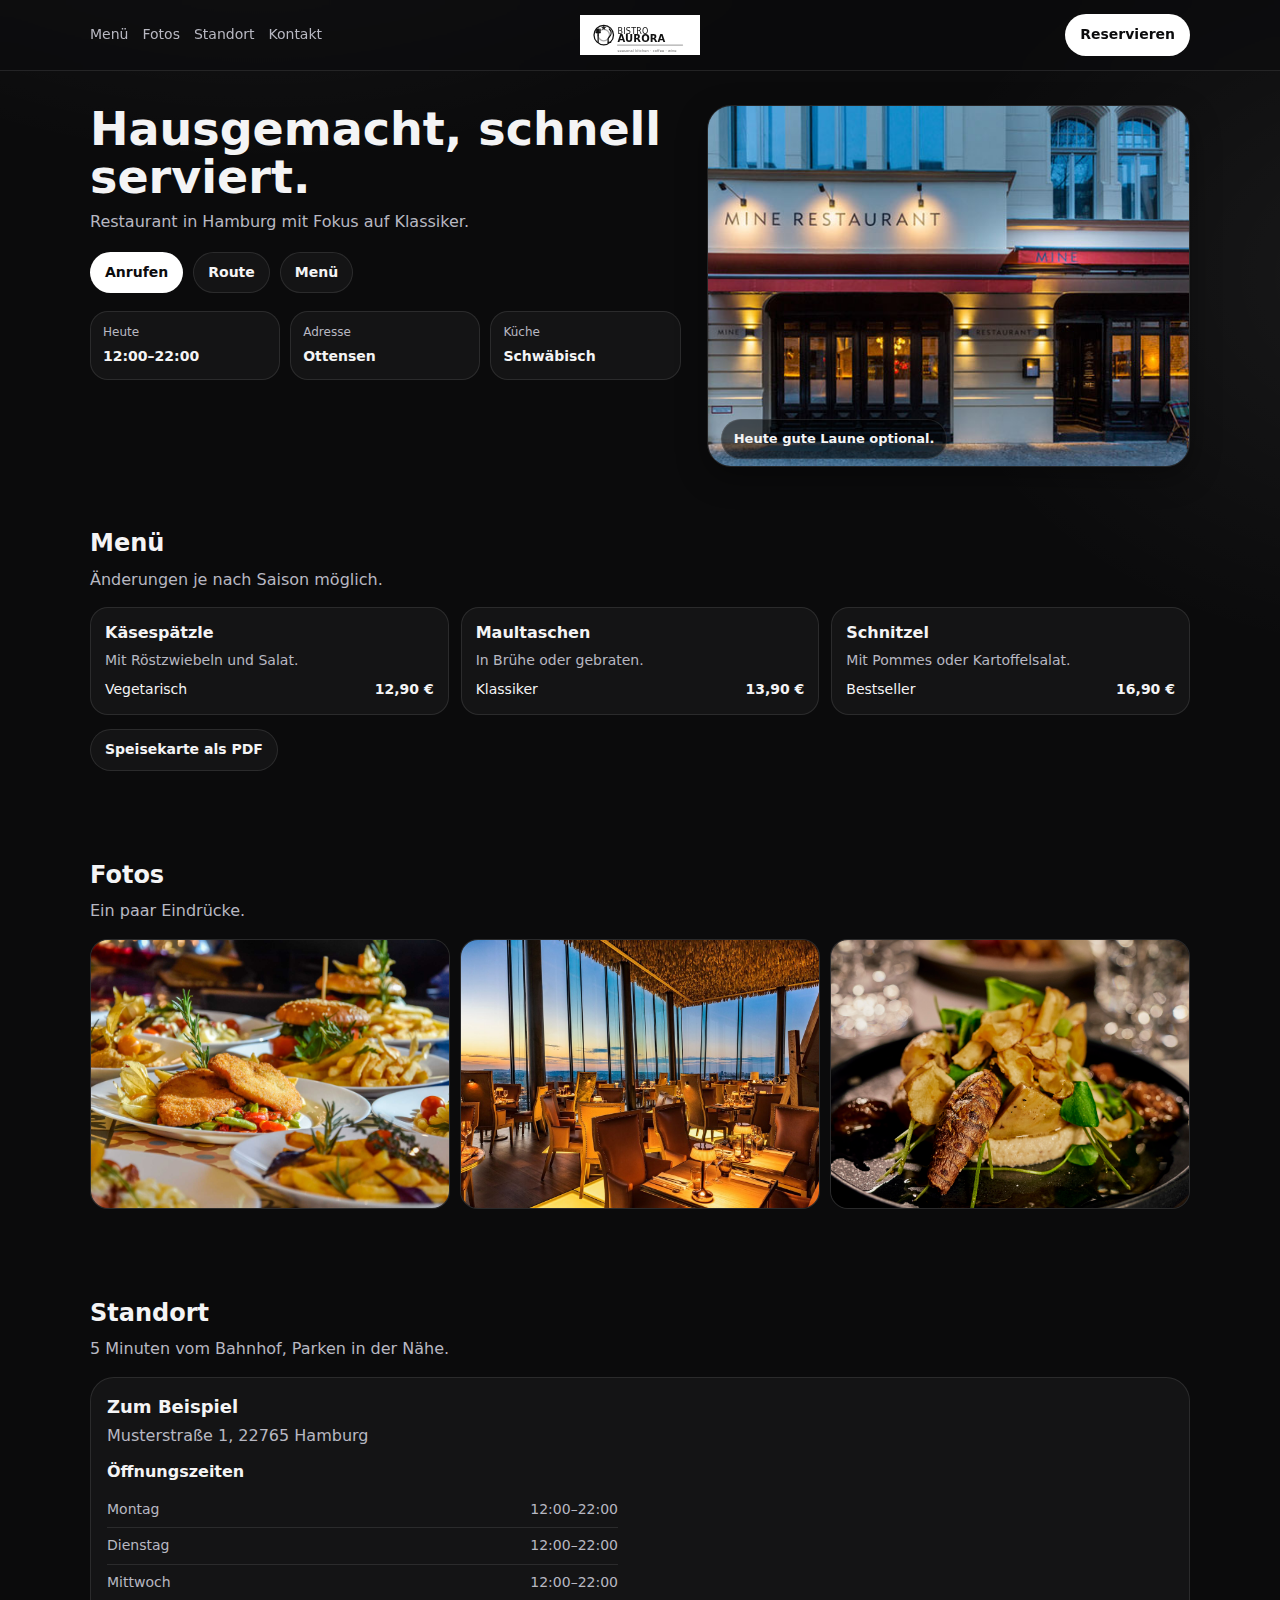
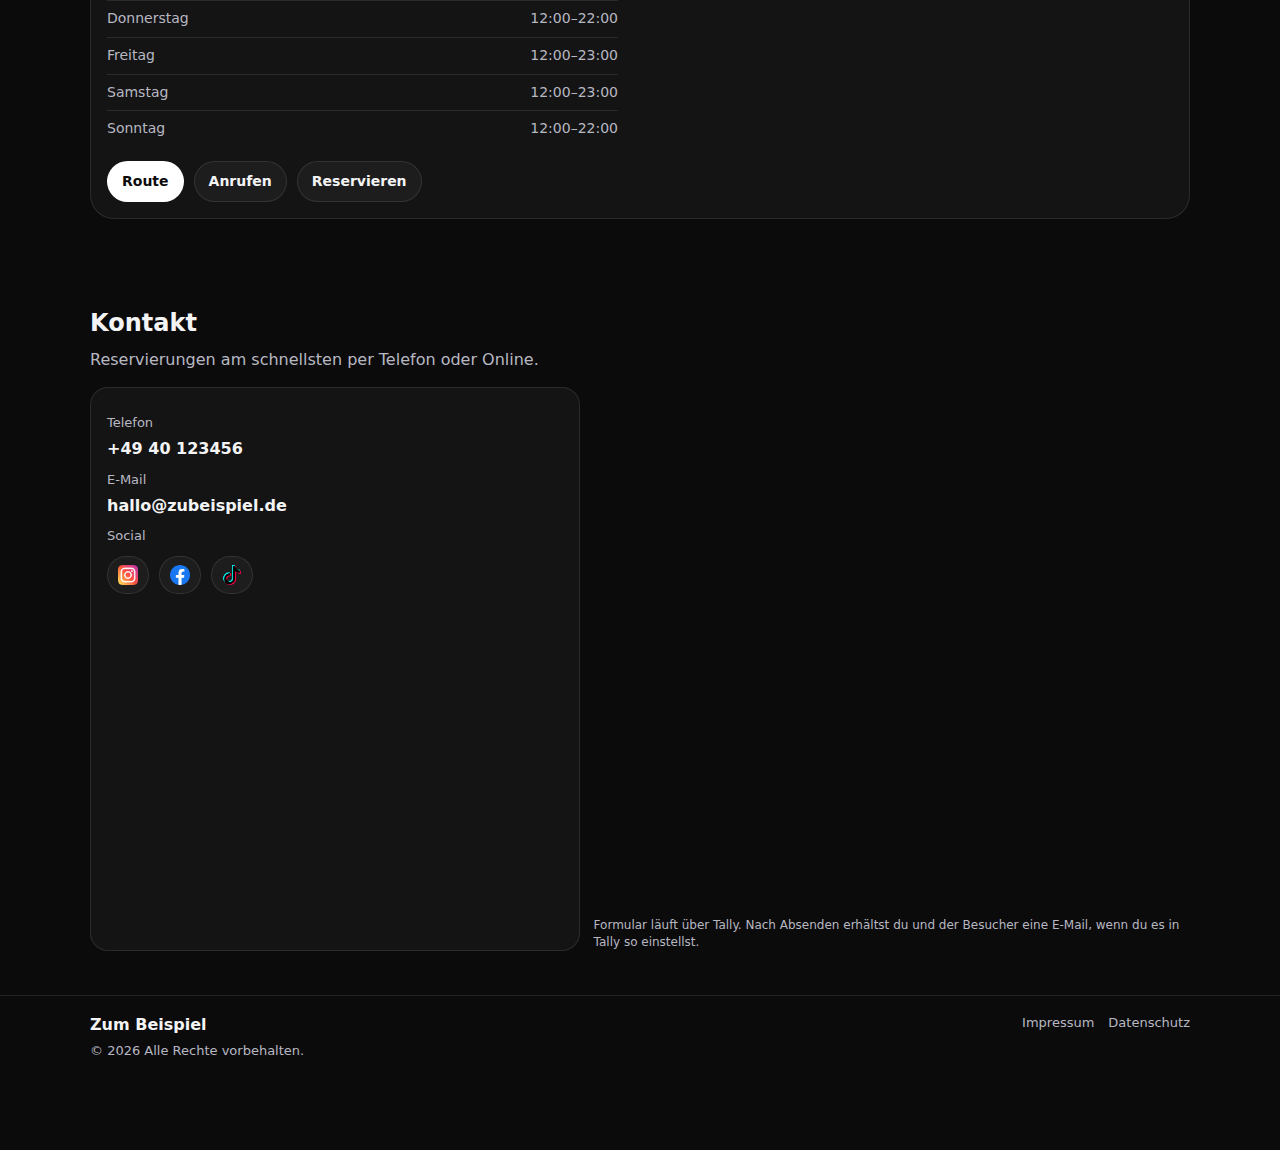
<file: index.html>
<!doctype html>
<html lang="de">
<head>
  <meta charset="utf-8" />
  <meta name="viewport" content="width=device-width, initial-scale=1" />
  <title>Gastro Template</title>

  <!-- ✅ Domain (SEO) -->
  <link rel="canonical" href="https://webstudio-pm.com/">

  <!-- ✅ Social Preview (optional) -->
  <meta property="og:url" content="https://webstudio-pm.com/">
  <meta property="og:type" content="website">
  <meta property="og:title" content="Gastro Template">
  <meta property="og:description" content="Restaurant Webseite">

  <link rel="stylesheet" href="styles.css" />
</head>
<body>
  <header class="header">
    <div class="container header-inner">
      <a class="brand" href="index.html#top" aria-label="Startseite">
        <img class="brand-logo" src="assets/logo.svg" alt="Logo" />
        <span class="brand-text">
          <span class="brand-name" data-fill="brand.name">Restaurant</span>
          <span class="brand-tag" data-fill="brand.tagline">Echte Küche. Kein Stress.</span>
        </span>
      </a>

      <nav class="nav">
        <a href="#menu" class="nav-link">Menü</a>
        <a href="#gallery" class="nav-link">Fotos</a>
        <a href="#location" class="nav-link">Standort</a>
        <a href="#contact" class="nav-link">Kontakt</a>
      </nav>

      <a class="btn btn-primary" data-href="links.reserve" href="#contact">Reservieren</a>
    </div>
  </header>

  <main id="top">
    <section class="hero">
      <div class="container hero-grid">
        <div class="hero-copy">
          <h1 class="hero-title" data-fill="hero.title">Hausgemacht, schnell serviert.</h1>
          <p class="hero-sub" data-fill="hero.subtitle">Café & Restaurant in Hamburg.</p>

          <div class="hero-cta">
            <a class="btn btn-primary" data-href="links.call" href="#">Anrufen</a>
            <a class="btn btn-ghost" data-href="links.route" href="#" target="_blank" rel="noopener">Route</a>
            <a class="btn btn-ghost" data-href="links.menu" href="#menu">Menü</a>
          </div>

          <div class="hero-meta">
            <div class="meta-card">
              <div class="meta-label">Heute</div>
              <div class="meta-value" data-fill="hours.today">12:00–22:00</div>
            </div>
            <div class="meta-card">
              <div class="meta-label">Adresse</div>
              <div class="meta-value" data-fill="location.addressShort">Ottensen</div>
            </div>
            <div class="meta-card">
              <div class="meta-label">Küche</div>
              <div class="meta-value" data-fill="brand.cuisine">Schwäbisch</div>
            </div>
          </div>
        </div>

        <div class="hero-media">
          <img class="hero-img" data-src="hero.image" src="assets/hero.jpg" alt="Hero Bild" />
          <div class="hero-badge" data-fill="hero.badge">Frisch, schnell, ehrlich.</div>
        </div>
      </div>
    </section>

    <section class="section" id="menu">
      <div class="container">
        <div class="section-head">
          <h2 class="section-title">Menü</h2>
          <p class="section-sub" data-fill="menu.note">Änderungen je nach Saison möglich.</p>
        </div>

        <div class="menu-grid" id="menuGrid"></div>

        <div class="section-actions">
          <a class="btn btn-ghost" data-href="links.menuPdf" href="#" target="_blank" rel="noopener">Speisekarte als PDF</a>
        </div>
      </div>
    </section>

    <section class="section" id="gallery">
      <div class="container">
        <div class="section-head">
          <h2 class="section-title">Fotos</h2>
          <p class="section-sub" data-fill="gallery.note">Ein paar Eindrücke.</p>
        </div>

        <div class="gallery-grid" id="galleryGrid"></div>
      </div>
    </section>

    <section class="section" id="location">
      <div class="container">
        <div class="section-head">
          <h2 class="section-title">Standort</h2>
          <p class="section-sub" data-fill="location.note">Einfach vorbeikommen.</p>
        </div>

        <div class="location-card">
          <div class="location-info">
            <div class="location-name" data-fill="location.name">Zum Beispiel</div>
            <div class="location-address" data-fill="location.addressFull">Musterstraße 1, 22765 Hamburg</div>

            <div class="hours">
              <div class="hours-title">Öffnungszeiten</div>
              <div class="hours-list" id="hoursList"></div>
            </div>

            <div class="location-actions">
              <a class="btn btn-primary" data-href="links.route" href="#" target="_blank" rel="noopener">Route</a>
              <a class="btn btn-ghost" data-href="links.call" href="#">Anrufen</a>
              <a class="btn btn-ghost" data-href="links.reserve" href="#">Reservieren</a>
            </div>
          </div>

          <div class="map">
            <iframe
              title="Karte"
              loading="lazy"
              referrerpolicy="no-referrer-when-downgrade"
              data-iframe-src="links.mapsEmbed"
              src=""
              style="border:0;"
              allowfullscreen
            ></iframe>
          </div>
        </div>
      </div>
    </section>

    <section class="section" id="contact">
      <div class="container">
        <div class="section-head">
          <h2 class="section-title">Kontakt</h2>
          <p class="section-sub" data-fill="contact.note">Für Reservierungen und Fragen.</p>
        </div>

        <div class="contact-grid">
          <div class="contact-card">
            <div class="contact-label">Telefon</div>
            <a class="contact-value" data-href="links.call" data-fill="contact.phoneDisplay" href="#">+49 …</a>

            <div class="contact-label">E-Mail</div>
            <a class="contact-value" data-href="links.mail" data-fill="contact.email" href="#">mail@example.com</a>

            <div class="contact-label">Social</div>
            <div class="social-row">
              <a class="btn btn-ghost btn-icon" data-href="links.instagram" href="#" target="_blank" rel="noopener" aria-label="Instagram">
                <img src="assets/icon-instagram.png" alt="" class="social-icon">
                <span class="sr-only">Instagram</span>
              </a>

              <a class="btn btn-ghost btn-icon" data-href="links.facebook" href="#" target="_blank" rel="noopener" aria-label="Facebook">
                <img src="assets/icon-facebook.png" alt="" class="social-icon">
                <span class="sr-only">Facebook</span>
              </a>

              <a class="btn btn-ghost btn-icon" data-href="links.tiktok" href="#" target="_blank" rel="noopener" aria-label="TikTok">
                <img src="assets/icon-tiktok.png" alt="" class="social-icon">
                <span class="sr-only">TikTok</span>
              </a>
            </div>
          </div>

          <!-- ✅ TALLY EMBED (clean, ohne doppelte Card) -->
          <div class="form form--tally" aria-label="Kontaktformular">
            <iframe
              class="tally-frame"
              data-tally-src="https://tally.so/embed/Gx948Z?alignLeft=1&hideTitle=1&transparentBackground=1&dynamicHeight=1"
              loading="lazy"
              width="100%"
              height="520"
              frameborder="0"
              marginheight="0"
              marginwidth="0"
              title="Kontaktformular"
            ></iframe>

            <p class="form-hint">
              Formular läuft über Tally. Nach Absenden erhältst du und der Besucher eine E-Mail, wenn du es in Tally so einstellst.
            </p>
          </div>

        </div>
      </div>
    </section>
  </main>

  <div class="mobile-bar" role="navigation" aria-label="Schnellaktionen">
    <a class="mobile-bar-btn" data-href="links.call" href="#">Anrufen</a>
    <a class="mobile-bar-btn" data-href="links.route" href="#" target="_blank" rel="noopener">Route</a>
    <a class="mobile-bar-btn primary" data-href="links.reserve" href="#">Reservieren</a>
  </div>

  <footer class="footer">
    <div class="container footer-inner">
      <div>
        <div class="footer-brand" data-fill="brand.name">Restaurant</div>
        <div class="footer-small">© <span id="year"></span> Alle Rechte vorbehalten.</div>
      </div>

      <div class="footer-links">
        <a href="impressum.html">Impressum</a>
        <a href="datenschutz.html">Datenschutz</a>
      </div>
    </div>
  </footer>

  <script src="script.js"></script>

  <!-- ✅ Wichtig für dynamicHeight + data-tally-src -->
  <script async src="https://tally.so/widgets/embed.js"></script>
</body>
</html>
</file>
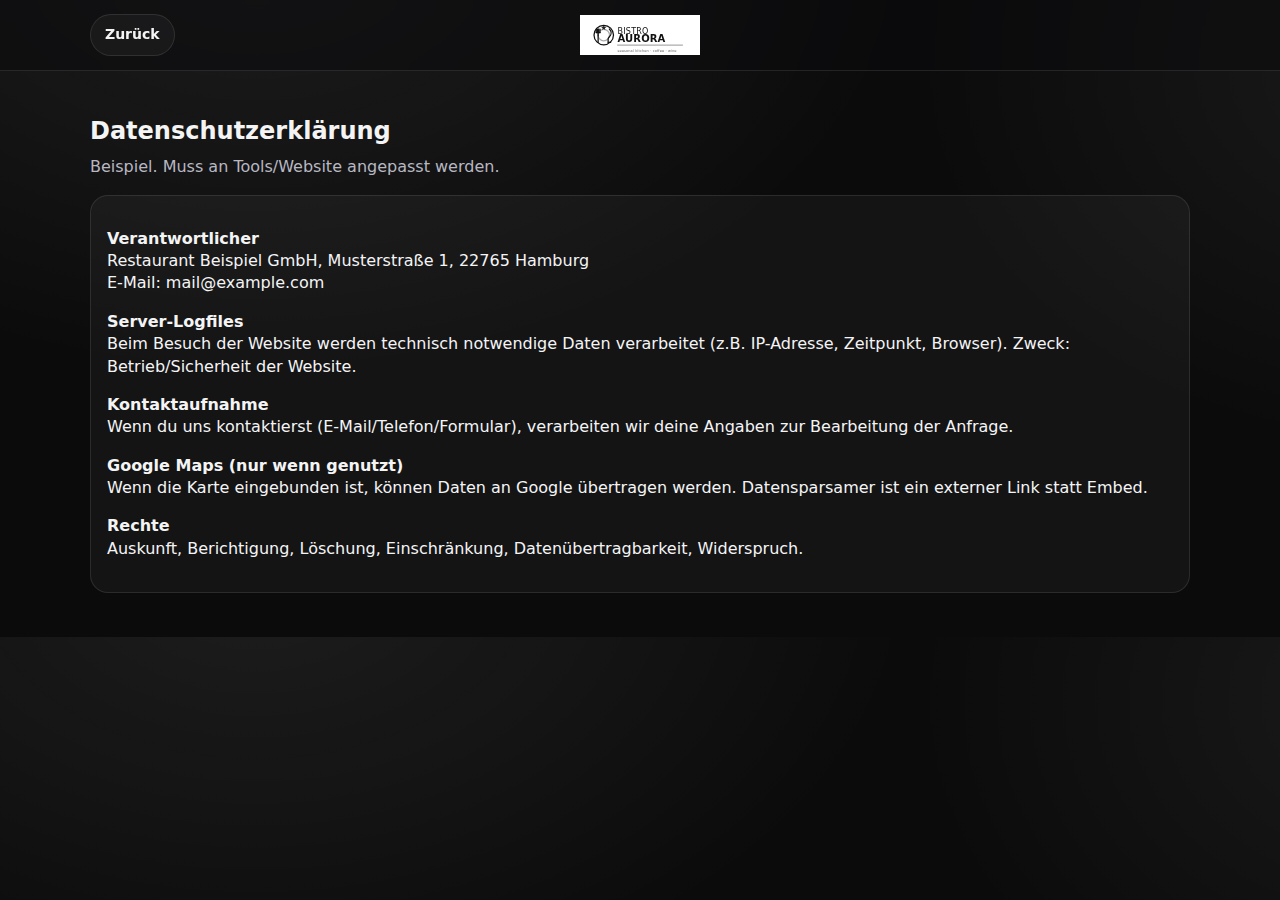
<file: datenschutz.html>
<!doctype html>
<html lang="de">
<head>
  <meta charset="utf-8" />
  <meta name="viewport" content="width=device-width, initial-scale=1" />
  <title>Datenschutz</title>
  <link rel="stylesheet" href="styles.css" />
</head>
<body>
  <header class="header">
    <div class="container header-inner">
      <a class="brand" href="index.html#top" aria-label="Startseite">
        <img class="brand-logo" src="assets/logo.svg" alt="Logo" />
        <span class="brand-text">
          <span class="brand-name">Restaurant</span>
          <span class="brand-tag">Zurück zur Startseite</span>
        </span>
      </a>
      <a class="btn btn-ghost" href="index.html#top">Zurück</a>
    </div>
  </header>

  <main class="section">
    <div class="container">
      <div class="section-head">
        <h1 class="section-title">Datenschutzerklärung</h1>
        <p class="section-sub">Beispiel. Muss an Tools/Website angepasst werden.</p>
      </div>

      <div class="contact-card">
        <p><strong>Verantwortlicher</strong><br>
          Restaurant Beispiel GmbH, Musterstraße 1, 22765 Hamburg<br>
          E-Mail: mail@example.com
        </p>

        <p><strong>Server-Logfiles</strong><br>
          Beim Besuch der Website werden technisch notwendige Daten verarbeitet (z.B. IP-Adresse, Zeitpunkt,
          Browser). Zweck: Betrieb/Sicherheit der Website.
        </p>

        <p><strong>Kontaktaufnahme</strong><br>
          Wenn du uns kontaktierst (E-Mail/Telefon/Formular), verarbeiten wir deine Angaben zur Bearbeitung
          der Anfrage.
        </p>

        <p><strong>Google Maps (nur wenn genutzt)</strong><br>
          Wenn die Karte eingebunden ist, können Daten an Google übertragen werden. Datensparsamer ist ein externer
          Link statt Embed.
        </p>

        <p><strong>Rechte</strong><br>
          Auskunft, Berichtigung, Löschung, Einschränkung, Datenübertragbarkeit, Widerspruch.
        </p>
      </div>
    </div>
  </main>
</body>
</html>
</file>
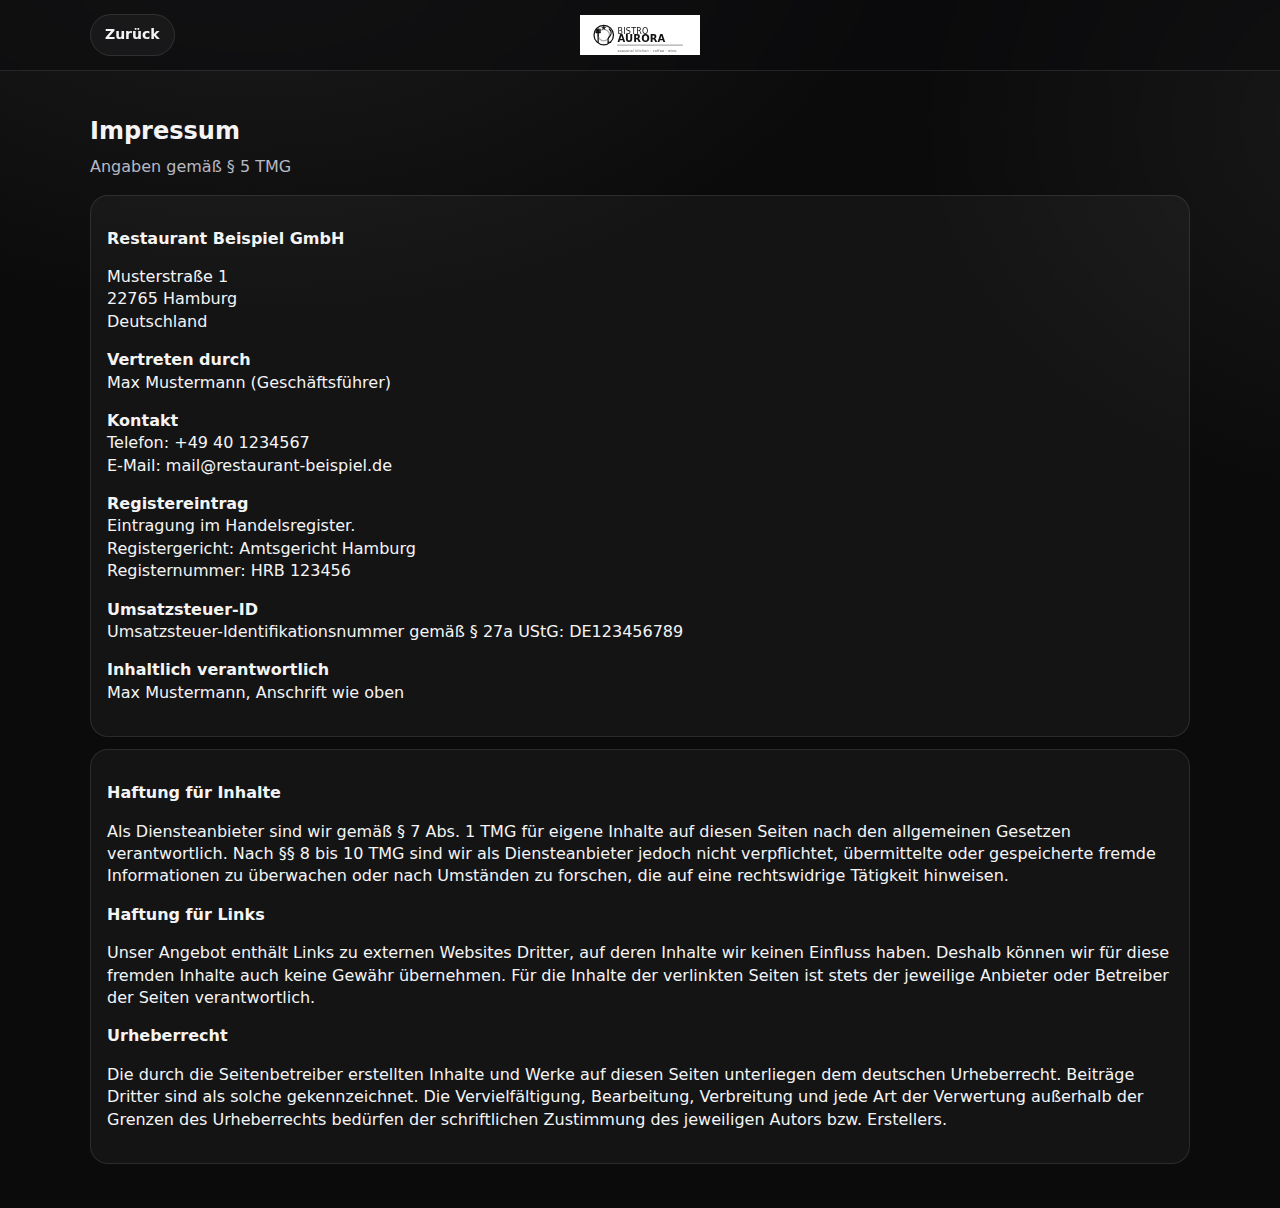
<file: impressum.html>
<!doctype html>
<html lang="de">
<head>
  <meta charset="utf-8" />
  <meta name="viewport" content="width=device-width, initial-scale=1" />
  <title>Impressum</title>
  <link rel="stylesheet" href="styles.css" />
</head>
<body>
  <header class="header">
    <div class="container header-inner">
      <a class="brand" href="index.html#top" aria-label="Startseite">
        <img class="brand-logo" src="assets/logo.svg" alt="Logo" />
        <span class="brand-text">
          <span class="brand-name">Restaurant</span>
          <span class="brand-tag">Zurück zur Startseite</span>
        </span>
      </a>
      <a class="btn btn-ghost" href="index.html#top">Zurück</a>
    </div>
  </header>

  <main class="section" id="top">
    <div class="container">
      <div class="section-head">
        <h1 class="section-title">Impressum</h1>
        <p class="section-sub">Angaben gemäß § 5 TMG</p>
      </div>

      <div class="contact-card">
        <p><strong>Restaurant Beispiel GmbH</strong></p>
        <p>Musterstraße 1<br>22765 Hamburg<br>Deutschland</p>

        <p><strong>Vertreten durch</strong><br>
          Max Mustermann (Geschäftsführer)
        </p>

        <p><strong>Kontakt</strong><br>
          Telefon: +49 40 1234567<br>
          E-Mail: mail@restaurant-beispiel.de
        </p>

        <p><strong>Registereintrag</strong><br>
          Eintragung im Handelsregister.<br>
          Registergericht: Amtsgericht Hamburg<br>
          Registernummer: HRB 123456
        </p>

        <p><strong>Umsatzsteuer-ID</strong><br>
          Umsatzsteuer-Identifikationsnummer gemäß § 27a UStG: DE123456789
        </p>

        <p><strong>Inhaltlich verantwortlich</strong><br>
          Max Mustermann, Anschrift wie oben
        </p>
      </div>

      <div class="contact-card" style="margin-top:12px;">
        <p><strong>Haftung für Inhalte</strong></p>
        <p>
          Als Diensteanbieter sind wir gemäß § 7 Abs. 1 TMG für eigene Inhalte auf diesen Seiten nach den
          allgemeinen Gesetzen verantwortlich. Nach §§ 8 bis 10 TMG sind wir als Diensteanbieter jedoch nicht
          verpflichtet, übermittelte oder gespeicherte fremde Informationen zu überwachen oder nach Umständen zu
          forschen, die auf eine rechtswidrige Tätigkeit hinweisen.
        </p>

        <p><strong>Haftung für Links</strong></p>
        <p>
          Unser Angebot enthält Links zu externen Websites Dritter, auf deren Inhalte wir keinen Einfluss haben.
          Deshalb können wir für diese fremden Inhalte auch keine Gewähr übernehmen. Für die Inhalte der verlinkten
          Seiten ist stets der jeweilige Anbieter oder Betreiber der Seiten verantwortlich.
        </p>

        <p><strong>Urheberrecht</strong></p>
        <p>
          Die durch die Seitenbetreiber erstellten Inhalte und Werke auf diesen Seiten unterliegen dem deutschen
          Urheberrecht. Beiträge Dritter sind als solche gekennzeichnet. Die Vervielfältigung, Bearbeitung,
          Verbreitung und jede Art der Verwertung außerhalb der Grenzen des Urheberrechts bedürfen der schriftlichen
          Zustimmung des jeweiligen Autors bzw. Erstellers.
        </p>
      </div>

    </div>
  </main>
</body>
</html>
</file>
<file: styles.css>
:root{
  --bg: #0b0b0c;
  --card: #121216;
  --text: #f4f4f5;
  --muted: #b8b8c2;
  --line: rgba(255,255,255,.10);
  --btn: #ffffff;
  --btnText: #0b0b0c;
  --radius: 18px;
  --shadow: 0 10px 30px rgba(0,0,0,.35);
}

*{ box-sizing:border-box; }
html{ scroll-behavior:smooth; }
body{
  margin:0;
  background: radial-gradient(1200px 800px at 20% -10%, rgba(255,255,255,.08), transparent 55%),
              radial-gradient(900px 700px at 110% 10%, rgba(255,255,255,.06), transparent 55%),
              var(--bg);
  color:var(--text);
  font-family: system-ui, -apple-system, Segoe UI, Roboto, Arial, sans-serif;
  line-height:1.4;
}

a{ color:inherit; text-decoration:none; }
img{ max-width:100%; height:auto; }

.container{ width:min(1100px, 92vw); margin:0 auto; }

/* ===== Header ===== */
.header{
  position:sticky;
  top:0;
  z-index:50;
  backdrop-filter: blur(12px);
  background: rgba(11,11,12,.55);
  border-bottom: 1px solid var(--line);
}
.header-inner{
  display:flex;
  align-items:center;
  justify-content:space-between;
  padding: 14px 0;
  gap: 12px;
  position: relative;
}

.brand{
  display:flex;
  align-items:center;
  gap:10px;
  min-width: 0;
  position:absolute;
  left:50%;
  transform: translateX(-50%);
}

/* Text neben Logo weg */
.brand-text{ display:none; }

/* Logo BREITER + clean (keine Box) */
.brand-logo{
  width: 120px;
  height: 56px;
  object-fit: contain;
  border: none;
  background: transparent;
  border-radius: 0;
  flex: 0 0 auto;
  display:block;
}

.nav{ display:flex; gap: 14px; margin-right:auto; }
.nav-link{ font-size: 14px; color: var(--muted); }
.nav-link:hover{ color: var(--text); }

.btn{
  display:inline-flex;
  align-items:center;
  justify-content:center;
  padding: 10px 14px;
  border-radius: 999px;
  border: 1px solid var(--line);
  background: transparent;
  color: var(--text);
  font-weight: 600;
  font-size: 14px;
  transition: transform .12s ease, background .12s ease, border-color .12s ease;
  white-space: nowrap;
}
.btn:hover{ transform: translateY(-1px); border-color: rgba(255,255,255,.18); }
.btn-primary{
  background: var(--btn);
  color: var(--btnText);
  border-color: transparent;
}
.btn-ghost{ background: rgba(255,255,255,.04); }

/* ===== Hero ===== */
.hero{ padding: 34px 0 10px; }
.hero-grid{
  display:grid;
  grid-template-columns: 1.1fr .9fr;
  gap: 26px;
  align-items: start;
}
.hero-title{ margin: 0 0 10px; font-size: clamp(28px, 4vw, 46px); line-height:1.05; }
.hero-sub{ margin: 0 0 18px; color: var(--muted); font-size: 16px; }
.hero-cta{ display:flex; flex-wrap:wrap; gap: 10px; margin-bottom: 18px; }

.hero-meta{
  display:grid;
  grid-template-columns: repeat(3, minmax(0, 1fr));
  gap: 10px;
}
.meta-card{
  background: rgba(255,255,255,.04);
  border: 1px solid var(--line);
  border-radius: var(--radius);
  padding: 12px;
}
.meta-label{ font-size: 12px; color: var(--muted); margin-bottom: 6px; }
.meta-value{ font-weight: 650; font-size: 14px; }

.hero-media{ position:relative; }
.hero-img{
  width:100%;
  border-radius: calc(var(--radius) + 6px);
  border: 1px solid var(--line);
  box-shadow: var(--shadow);
  aspect-ratio: 4/3;
  object-fit: cover;
}
.hero-badge{
  position:absolute;
  left: 14px;
  bottom: 14px;
  padding: 10px 12px;
  border-radius: 999px;
  background: rgba(0,0,0,.55);
  border: 1px solid var(--line);
  font-weight: 650;
  font-size: 13px;
}

/* ===== Sections ===== */
.section{ padding: 44px 0; }
.section-head{ margin-bottom: 16px; }
.section-title{ margin:0; font-size: 24px; }
.section-sub{ margin: 8px 0 0; color: var(--muted); }
.section-actions{ margin-top: 14px; }

/* ===== Menu ===== */
.menu-grid{
  display:grid;
  grid-template-columns: repeat(3, minmax(0, 1fr));
  gap: 12px;
}
.menu-card{
  background: rgba(255,255,255,.04);
  border: 1px solid var(--line);
  border-radius: var(--radius);
  padding: 14px;
}
.menu-name{ font-weight: 700; margin-bottom: 6px; }
.menu-desc{ color: var(--muted); font-size: 14px; margin-bottom: 10px; }
.menu-meta{ display:flex; justify-content:space-between; gap: 10px; font-size: 14px; }
.price{ font-weight: 750; }

/* ===== Gallery ===== */
.gallery-grid{
  display:grid;
  grid-template-columns: repeat(3, minmax(0, 1fr));
  gap: 10px;
}
.gallery-item{
  border-radius: var(--radius);
  border: 1px solid var(--line);
  overflow:hidden;
  aspect-ratio: 4/3;
  background: rgba(255,255,255,.03);
}
.gallery-item img{ width:100%; height:100%; object-fit:cover; display:block; }

/* ===== Location ===== */
.location-card{
  display:grid;
  grid-template-columns: 1fr 1fr;
  gap: 12px;
  border-radius: calc(var(--radius) + 6px);
  border: 1px solid var(--line);
  background: rgba(255,255,255,.04);
  overflow:hidden;
}
.location-info{ padding: 16px; }
.location-name{ font-weight: 800; font-size: 18px; margin-bottom: 6px; }
.location-address{ color: var(--muted); margin-bottom: 14px; }

.hours-title{ font-weight: 750; margin-bottom: 8px; }
.hours-row{
  display:flex;
  justify-content:space-between;
  gap: 12px;
  padding: 8px 0;
  border-top: 1px solid var(--line);
  color: var(--muted);
  font-size: 14px;
}
.hours-row:first-child{ border-top: none; }

.location-actions{ display:flex; flex-wrap:wrap; gap: 10px; margin-top: 14px; }
.map iframe{ width:100%; height:100%; min-height: 320px; }

/* ===== Contact ===== */
.contact-grid{
  display:grid;
  grid-template-columns: .9fr 1.1fr;
  gap: 12px;
}
.contact-card, .form{
  background: rgba(255,255,255,.04);
  border: 1px solid var(--line);
  border-radius: var(--radius);
  padding: 16px;
}
.contact-label{ color: var(--muted); font-size: 13px; margin-top: 10px; }
.contact-value{ display:block; font-weight: 750; margin-top: 6px; }

.social-row{
  display:flex;
  flex-wrap:wrap;
  gap: 10px;
  margin-top: 10px;
}

/* ===== Social Icon Buttons ===== */
.btn-icon{
  padding: 8px 10px;
  position: relative;
}
.social-icon{
  width: 20px;
  height: 20px;
  display:block;
  object-fit: contain;
}
.sr-only{
  position:absolute;
  width:1px;
  height:1px;
  padding:0;
  margin:-1px;
  overflow:hidden;
  clip:rect(0,0,0,0);
  white-space:nowrap;
  border:0;
}

/* ===== Form (nur für echte Inputs, bei Tally egal) ===== */
.form label{ display:block; font-size: 13px; color: var(--muted); margin-bottom: 10px; }
.form input, .form textarea{
  width:100%;
  margin-top: 6px;
  padding: 12px;
  border-radius: 12px;
  border: 1px solid var(--line);
  background: rgba(0,0,0,.35);
  color: var(--text);
  outline: none;
}
.form input:focus, .form textarea:focus{ border-color: rgba(255,255,255,.22); }
.form-row{ display:grid; grid-template-columns: 1fr 1fr; gap: 10px; }
.form-hint{ color: var(--muted); font-size: 12px; margin-top: 10px; }

/* ===== Footer ===== */
.footer{
  border-top: 1px solid var(--line);
  padding: 18px 0 90px;
  color: var(--muted);
}
.footer-inner{ display:flex; justify-content:space-between; gap: 12px; align-items:flex-start; }
.footer-brand{ color: var(--text); font-weight: 800; }
.footer-small{ margin-top: 6px; font-size: 13px; }
.footer-links{ display:flex; gap: 14px; font-size: 13px; }
.footer-links a{ color: var(--muted); }
.footer-links a:hover{ color: var(--text); }

/* ===== Mobile Bar ===== */
.mobile-bar{
  position: fixed;
  left: 50%;
  transform: translateX(-50%);
  bottom: 14px;
  width: min(560px, 92vw);
  display:none;
  gap: 10px;
  padding: 10px;
  border-radius: 999px;
  background: rgba(11,11,12,.72);
  border: 1px solid var(--line);
  backdrop-filter: blur(12px);
  z-index: 60;
}
.mobile-bar-btn{
  flex:1;
  text-align:center;
  padding: 10px 12px;
  border-radius: 999px;
  border: 1px solid var(--line);
  background: rgba(255,255,255,.04);
  font-weight: 750;
  font-size: 14px;
}
.mobile-bar-btn.primary{
  background: var(--btn);
  color: var(--btnText);
  border-color: transparent;
}

/* ===== Responsive ===== */
@media (max-width: 900px){
  .nav{ display:none; }
  .hero-grid{ grid-template-columns: 1fr; }
  .hero-meta{ grid-template-columns: 1fr; }
  .menu-grid{ grid-template-columns: 1fr; }
  .gallery-grid{ grid-template-columns: 1fr; }
  .location-card{ grid-template-columns: 1fr; }
  .contact-grid{ grid-template-columns: 1fr; }
  .form-row{ grid-template-columns: 1fr; }
  .mobile-bar{ display:flex; }

  /* Mobile: Brand wieder normal links */
  .brand{
    position: static;
    transform: none;
  }

  /* Mobile: Logo breiter aber nicht riesig */
  .brand-logo{
    width: 96px;
    height: 44px;
  }
}

/* =========================================================
   ✅ TALLY EMBED – macht den iFrame "clean" im Layout
   (stylt nur den Rahmen außen, NICHT die Felder im iframe)
========================================================= */

/* falls du .tally-wrap nutzt */
.tally-wrap{
  width:100%;
  border-radius: 14px;
  overflow:hidden;
  border: 1px solid var(--line);
  background: rgba(255,255,255,.03);
}

/* iframe selbst */
.tally-frame{
  display:block;
  width:100%;
  border:0;
  background: transparent;
}

/* wenn du .form--tally verwendest (passt zu deinem HTML) */
.form--tally{
  padding: 16px;
}

.form--tally .tally-wrap{
  border-radius: 14px;
}

.form--tally .tally-frame{
  border-radius: 14px;
}

/* wenn iframe im wrapper steckt, übernimmt wrapper das rounding */
.form--tally .tally-wrap .tally-frame{
  border-radius: 0;
}

/* ===== Contact: Tally Card clean (keine doppelte Card) ===== */
.form--tally{
  background: transparent;
  border: 0;
  padding: 0;
}

.form--tally .tally-wrap{
  border-radius: var(--radius);
  overflow: hidden;
  border: 1px solid var(--line);
  background: rgba(255,255,255,.04);
  box-shadow: var(--shadow);
}

.form--tally .tally-frame{
  display:block;
  width:100%;
  border:0;
  background: transparent;
}

.form--tally .form-hint{
  margin: 10px 0 0;
  padding: 0 2px;
}

/* =========================================================
   ✅ FIX: KEIN doppelter Rahmen um Tally
   (der Rand kam von .tally-wrap innerhalb deiner Card)
========================================================= */
.form--tally .tally-wrap{
  border: 0 !important;
  background: transparent !important;
  border-radius: 0 !important;
  overflow: visible !important;
  padding: 0 !important;
}

.form--tally .tally-frame{
  border: 0 !important;
  background: transparent !important;
  display:block !important;
}
</file>
